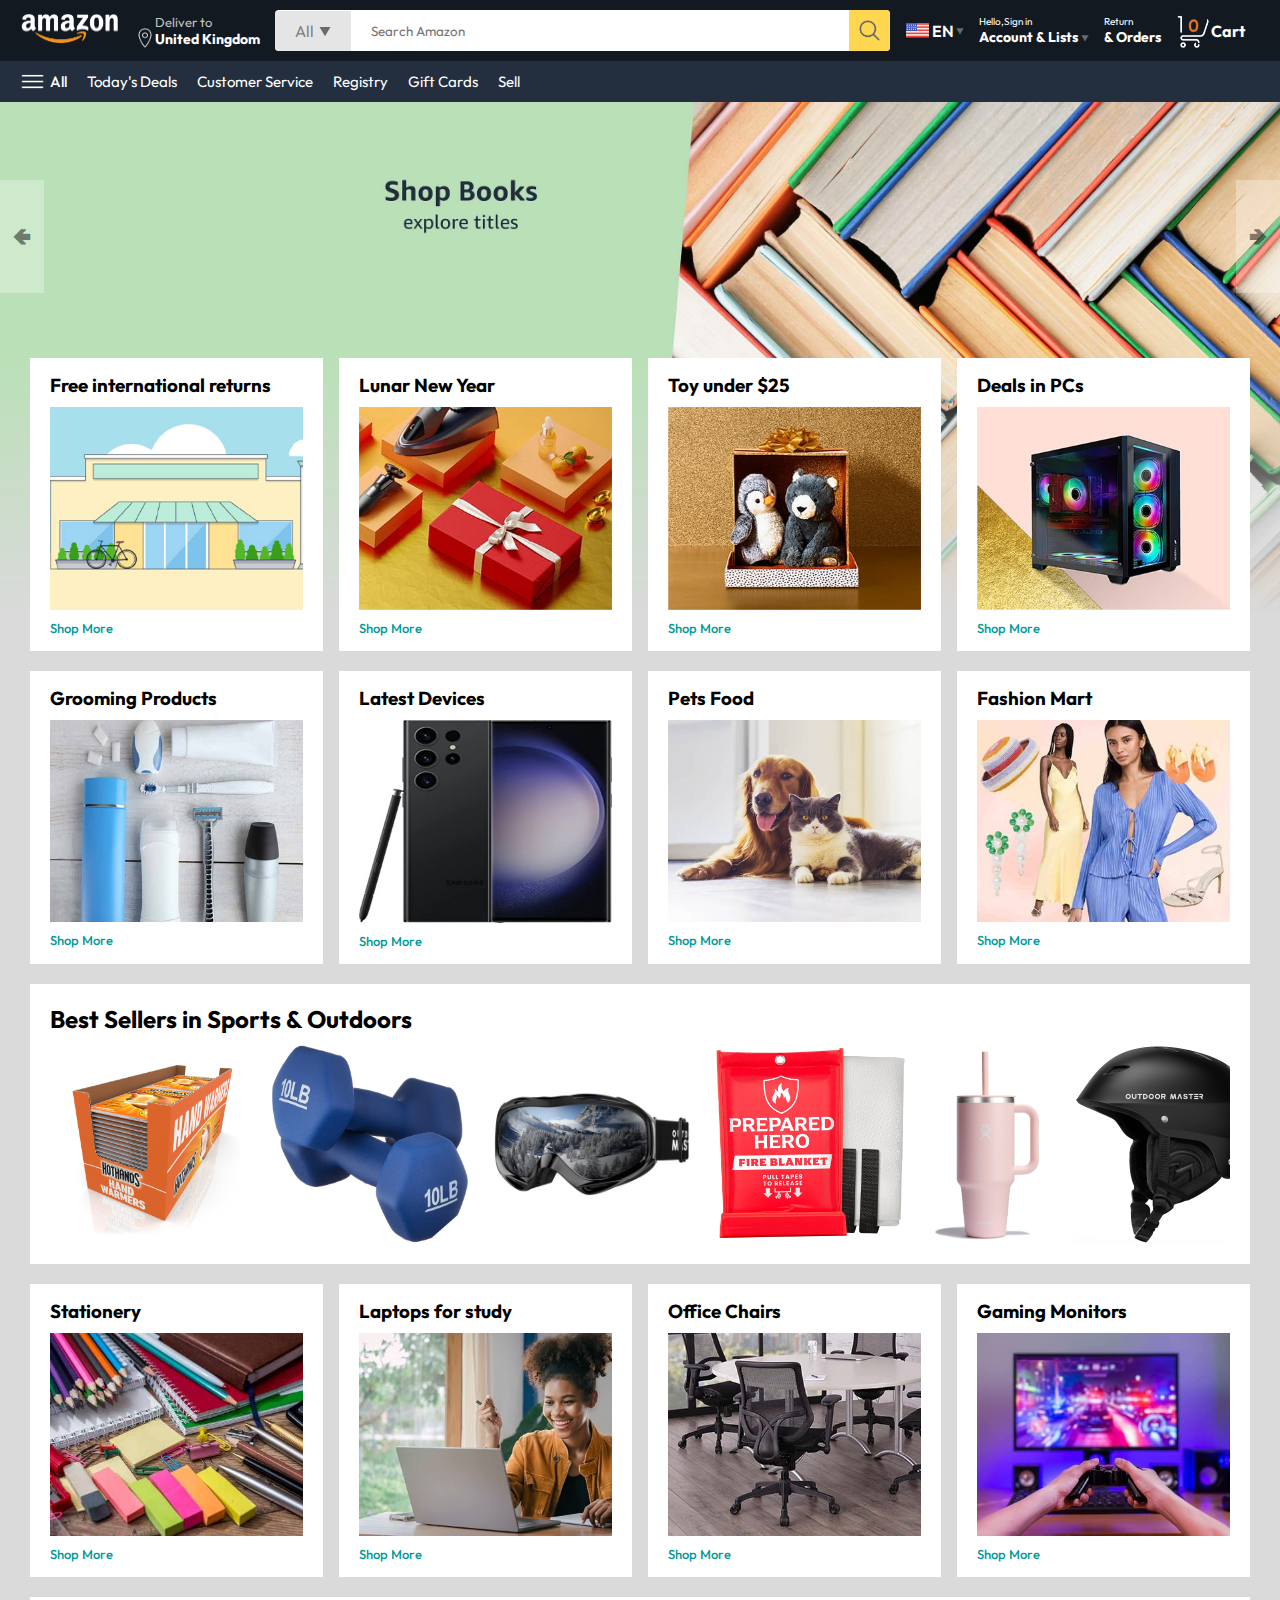
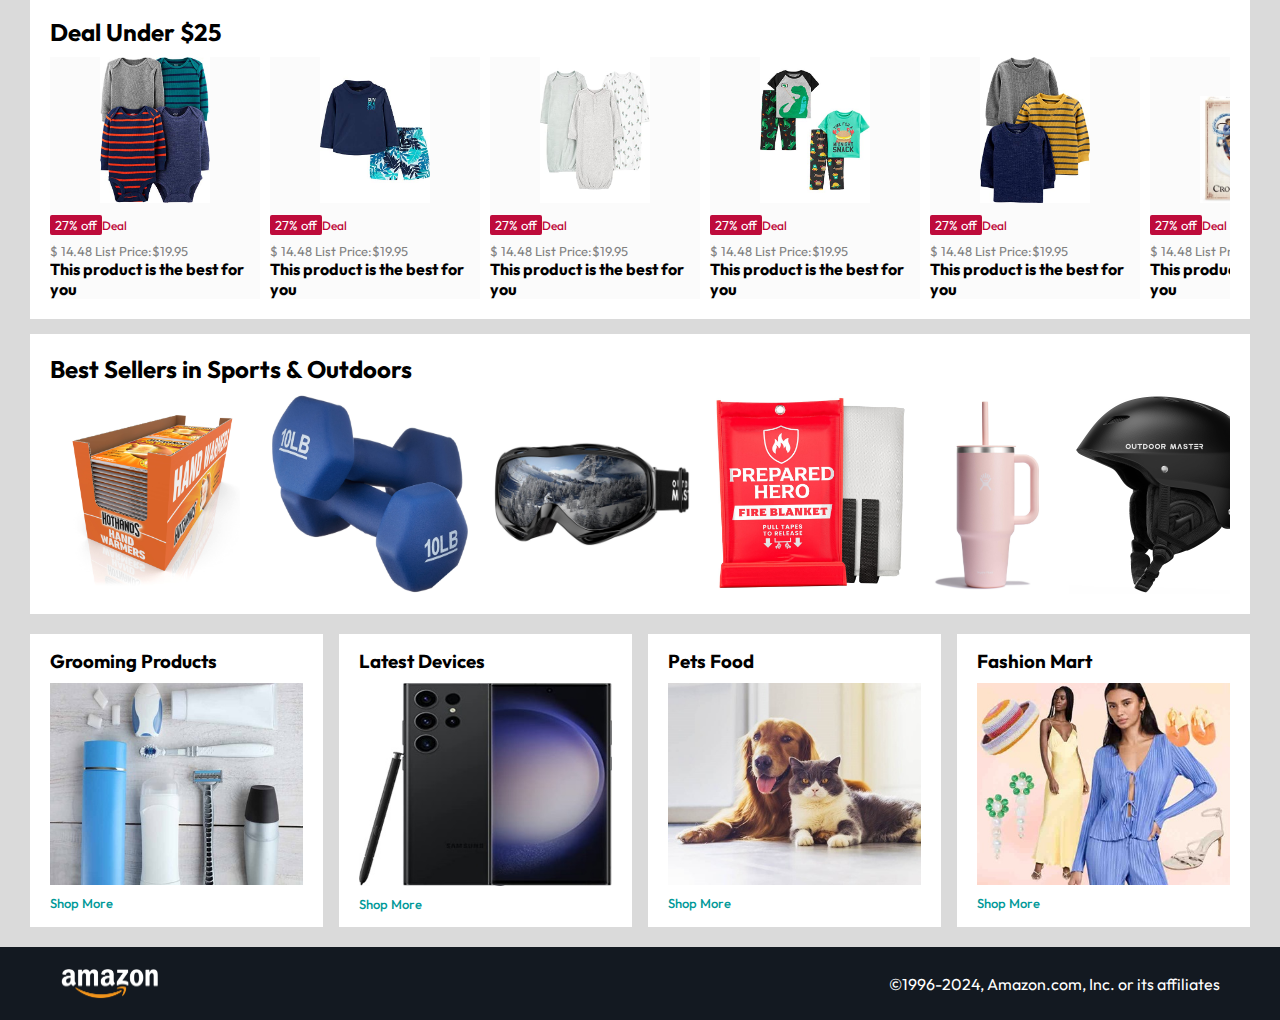
<file: Amazon clone/index.html>
<!DOCTYPE html>
<html lang="en">

<head>
    <meta charset="UTF-8">
    <meta name="viewport" content="width=device-width, initial-scale=1.0">
    <title>Amazon Clone</title>
    <link rel="stylesheet" href="style.css">
</head>

<body>
    <nav>
       <a href="/">
           <img src="./assets/amazon_logo.png" width="100" alt="">
        </a>
        <div class="nav-country">
            <img src="./assets/location_icon.png" height="20" alt="">
           <div>
             <p>Deliver to</p>
             <h1>United Kingdom</h1>
           </div>  
        </div>
        <div class="nav-search">
            <div class="nav-search-category">
                <p>All</p>
                <img src="./assets/dropdown_icon.png" height="12" alt="">
            </div>
            <input type="text" class="nav-search-input" placeholder="Search Amazon">
            <img src="./assets/search_icon.png" class="nav-search-icon" alt="">
        </div>
        <div class="nav-language">
            <img src="./assets/us_flag.png" width="25px" alt="">
           <p>EN</p>
           <img src="./assets/dropdown_icon.png" width="8px" alt="">   
        </div>
        <div class="nav-text">
            <p>Hello,Sign in</p>
            <h1>Account & Lists <img src="./assets/dropdown_icon.png" width="8px" alt=""></h1>
        </div>
        <div class="nav-text">
            <p>Return</p>
            <h1>& Orders </h1>
        </div>
        <a href="" class="nav-cart">
            <img src="./assets/cart_icon.png" width="35px" alt="">
            <h4>Cart</h4>
        </a>
    </nav>

    <div class="nav-bottom">
        <div>
            <img src="./assets/menu_icon.png" width="25px" alt="">
            <p>All</p>
        </div>
        <p>Today's Deals</p>
        <p>Customer Service</p>
        <p>Registry</p>
        <p>Gift Cards</p>
        <p>Sell</p>
    </div>

    <div class="header-slider">
        <a href="#" class="control_prev">&#129144</a>
        <a href="#" class="control_next">&#129146</a>
        <ul>
            <img src="./assets/header1.jpg" class="header-img" alt="">
            <img src="./assets/header2.jpg" class="header-img" alt="">
            <img src="./assets/header3.jpg" class="header-img" alt="">
            <img src="./assets/header4.jpg" class="header-img" alt="">
            <img src="./assets/header5.jpg" class="header-img" alt="">
            <img src="./assets/header6.jpg" class="header-img" alt="">
        </ul>
    </div>

    <div class="box-row header-box">
        <div class="box-col">
            <h3>Free international returns</h3>
            <img src="./assets/box1-1.jpg" alt="">
            <a href="/">Shop More</a>
        </div>
        <div class="box-col">
            <h3>Lunar New Year</h3>
            <img src="./assets/box1-2.jpg" alt="">
            <a href="/">Shop More</a>
        </div>
        <div class="box-col">
            <h3>Toy under $25</h3>
            <img src="./assets/box1-3.jpg" alt="">
            <a href="/">Shop More</a>
        </div>
        <div class="box-col">
            <h3>Deals in PCs</h3>
            <img src="./assets/box1-4.jpg" alt="">
            <a href="/">Shop More</a>
        </div>
    </div>

    <div class="box-row ">
        <div class="box-col">
            <h3>Grooming Products</h3>
            <img src="./assets/box2-1.jpg" alt="">
            <a href="/">Shop More</a>
        </div>
        <div class="box-col">
            <h3>Latest Devices</h3>
            <img src="./assets/box2-2.jpg" alt="">
            <a href="/">Shop More</a>
        </div>
        <div class="box-col">
            <h3>Pets Food</h3>
            <img src="./assets/box2-3.jpg" alt="">
            <a href="/">Shop More</a>
        </div>
        <div class="box-col">
            <h3>Fashion Mart</h3>
            <img src="./assets/box2-4.jpg" alt="">
            <a href="/">Shop More</a>
        </div>
    </div>

<div class="products-slider">
    <h2>Best Sellers in Sports & Outdoors</h2>
    <div class="products">
        <img src="./assets/product1-1.jpg" alt="">
        <img src="./assets/product1-2.jpg" alt="">
        <img src="./assets/product1-3.jpg" alt="">
        <img src="./assets/product1-4.jpg" alt="">
        <img src="./assets/product1-5.jpg" alt="">
        <img src="./assets/product1-6.jpg" alt="">
        <img src="./assets/product1-7.jpg" alt="">
        <img src="./assets/product1-8.jpg" alt="">
        <img src="./assets/product1-9.jpg" alt="">
        <img src="./assets/product1-10.jpg" alt="">
    </div>
</div>

<div class="box-row ">
    <div class="box-col">
        <h3>Stationery</h3>
        <img src="./assets/box3-1.jpg" alt="">
        <a href="/">Shop More</a>
    </div>
    <div class="box-col">
        <h3>Laptops for study</h3>
        <img src="./assets/box3-2.jpg" alt="">
        <a href="/">Shop More</a>
    </div>
    <div class="box-col">
        <h3>Office Chairs</h3>
        <img src="./assets/box3-3.jpg" alt="">
        <a href="/">Shop More</a>
    </div>
    <div class="box-col">
        <h3>Gaming Monitors</h3>
        <img src="./assets/box3-4.jpg" alt="">
        <a href="/">Shop More</a>
    </div>
</div>

<div class="products-slider-with-price">
    <h2>Deal Under $25</h2>
    <div class="products">
        <div class="product-card">
            <div class="product-img-container">
                <img src="./assets/product2-1.jpg" alt="">
            </div>
            <div class="product-offer">
                <p>27% off</p><span>Deal</span>
            </div>
            <p class="product-price">$ <span>14.48</span> List Price:$19.95</p>
            <h4>This product is the best for you</h4>
        </div>

        <div class="product-card">
            <div class="product-img-container">
                <img src="./assets/product2-2.jpg" alt="">
            </div>
            <div class="product-offer">
                <p>27% off</p><span>Deal</span>
            </div>
            <p class="product-price">$ <span>14.48</span> List Price:$19.95</p>
            <h4>This product is the best for you</h4>
        </div>

        <div class="product-card">
            <div class="product-img-container">
                <img src="./assets/product2-3.jpg" alt="">
            </div>
            <div class="product-offer">
                <p>27% off</p><span>Deal</span>
            </div>
            <p class="product-price">$ <span>14.48</span> List Price:$19.95</p>
            <h4>This product is the best for you</h4>
        </div>

        <div class="product-card">
            <div class="product-img-container">
                <img src="./assets/product2-4.jpg" alt="">
            </div>
            <div class="product-offer">
                <p>27% off</p><span>Deal</span>
            </div>
            <p class="product-price">$ <span>14.48</span> List Price:$19.95</p>
            <h4>This product is the best for you</h4>
        </div>

        <div class="product-card">
            <div class="product-img-container">
                <img src="./assets/product2-5.jpg" alt="">
            </div>
            <div class="product-offer">
                <p>27% off</p><span>Deal</span>
            </div>
            <p class="product-price">$ <span>14.48</span> List Price:$19.95</p>
            <h4>This product is the best for you</h4>
        </div>

        <div class="product-card">
            <div class="product-img-container">
                <img src="./assets/product2-6.jpg" alt="">
            </div>
            <div class="product-offer">
                <p>27% off</p><span>Deal</span>
            </div>
            <p class="product-price">$ <span>14.48</span> List Price:$19.95</p>
            <h4>This product is the best for you</h4>
        </div>

        <div class="product-card">
            <div class="product-img-container">
                <img src="./assets/product2-7.jpg" alt="">
            </div>
            <div class="product-offer">
                <p>27% off</p><span>Deal</span>
            </div>
            <p class="product-price">$ <span>14.48</span> List Price:$19.95</p>
            <h4>This product is the best for you</h4>
        </div>

        <div class="product-card">
            <div class="product-img-container">
                <img src="./assets/product2-8.jpg" alt="">
            </div>
            <div class="product-offer">
                <p>27% off</p><span>Deal</span>
            </div>
            <p class="product-price">$ <span>14.48</span> List Price:$19.95</p>
            <h4>This product is the best for you</h4>
        </div>

        <div class="product-card">
            <div class="product-img-container">
                <img src="./assets/product2-9.jpg" alt="">
            </div>
            <div class="product-offer">
                <p>27% off</p><span>Deal</span>
            </div>
            <p class="product-price">$ <span>14.48</span> List Price:$19.95</p>
            <h4>This product is the best for you</h4>
        </div>

        <div class="product-card">
            <div class="product-img-container">
                <img src="./assets/product2-10.jpg" alt="">
            </div>
            <div class="product-offer">
                <p>27% off</p><span>Deal</span>
            </div>
            <p class="product-price">$ <span>14.48</span> List Price:$19.95</p>
            <h4>This product is the best for you</h4>
        </div>

        <div class="product-card">
            <div class="product-img-container">
                <img src="./assets/product2-11.jpg" alt="">
            </div>
            <div class="product-offer">
                <p>27% off</p><span>Deal</span>
            </div>
            <p class="product-price">$ <span>14.48</span> List Price:$19.95</p>
            <h4>This product is the best for you</h4>
        </div>

    </div>
</div>

<div class="products-slider">
    <h2>Best Sellers in Sports & Outdoors</h2>
    <div class="products">
        <img src="./assets/product1-1.jpg" alt="">
        <img src="./assets/product1-2.jpg" alt="">
        <img src="./assets/product1-3.jpg" alt="">
        <img src="./assets/product1-4.jpg" alt="">
        <img src="./assets/product1-5.jpg" alt="">
        <img src="./assets/product1-6.jpg" alt="">
        <img src="./assets/product1-7.jpg" alt="">
        <img src="./assets/product1-8.jpg" alt="">
        <img src="./assets/product1-9.jpg" alt="">
        <img src="./assets/product1-10.jpg" alt="">
    </div>
</div>

<div class="box-row ">
    <div class="box-col">
        <h3>Grooming Products</h3>
        <img src="./assets/box2-1.jpg" alt="">
        <a href="/">Shop More</a>
    </div>
    <div class="box-col">
        <h3>Latest Devices</h3>
        <img src="./assets/box2-2.jpg" alt="">
        <a href="/">Shop More</a>
    </div>
    <div class="box-col">
        <h3>Pets Food</h3>
        <img src="./assets/box2-3.jpg" alt="">
        <a href="/">Shop More</a>
    </div>
    <div class="box-col">
        <h3>Fashion Mart</h3>
        <img src="./assets/box2-4.jpg" alt="">
        <a href="/">Shop More</a>
    </div>
</div>
<footer>
    <img src="./assets/amazon_logo.png" width="100" alt="">
    <p>	&#169;1996-2024, Amazon.com, Inc. or its affiliates</p>
</footer>

<script src="script.js"></script>
</body>

</html>
</file>
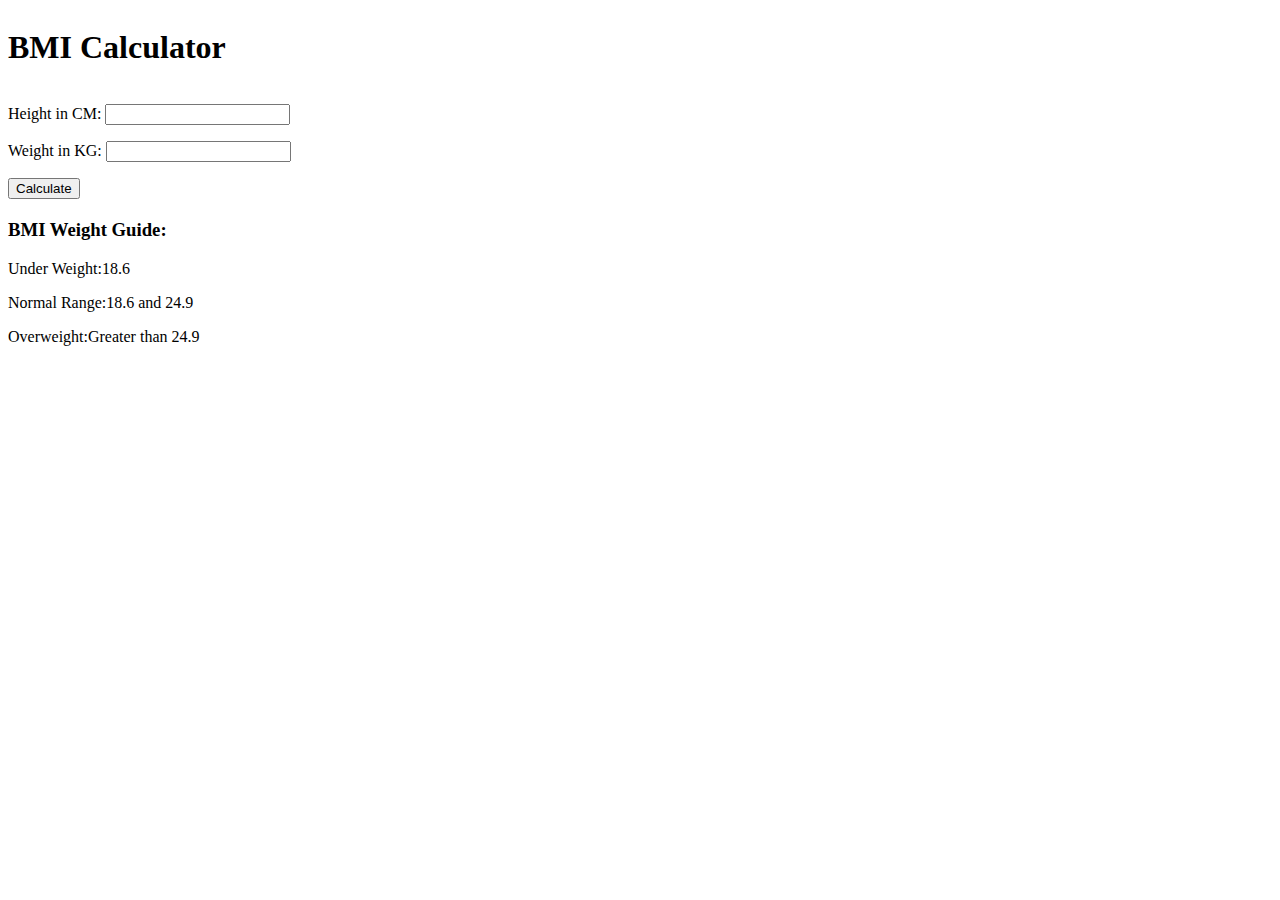
<file: BMI Calculator/index.html>
<!DOCTYPE html>
<html lang="en">
<head>
    <meta charset="UTF-8">
    <meta name="viewport" content="width=device-width, initial-scale=1.0">
    <title>BMI Calculator</title>
    <link rel="stylesheet" href="style.css">
</head>
<body>

    <div class="calc-container">
        <h1 >BMI Calculator</h1>
     <form>
           <p> <label >Height in CM:</label>
            <input type="text" id="height"></p>
        
          <p>  <label>Weight in KG:</label>
            <input type="text" id="weight"></p>
       
            <button>Calculate</button>
       
        <div id="results"></div>
        <div class="calc-guide">
            <h3>BMI Weight Guide:</h3>
            <p>Under Weight:18.6</p>
            <p>Normal Range:18.6 and 24.9</p>
            <p>Overweight:Greater than 24.9</p>
        </div> 
    </form>
    </div>
    <script src="script.js"></script>
</body>
</html>
</file>
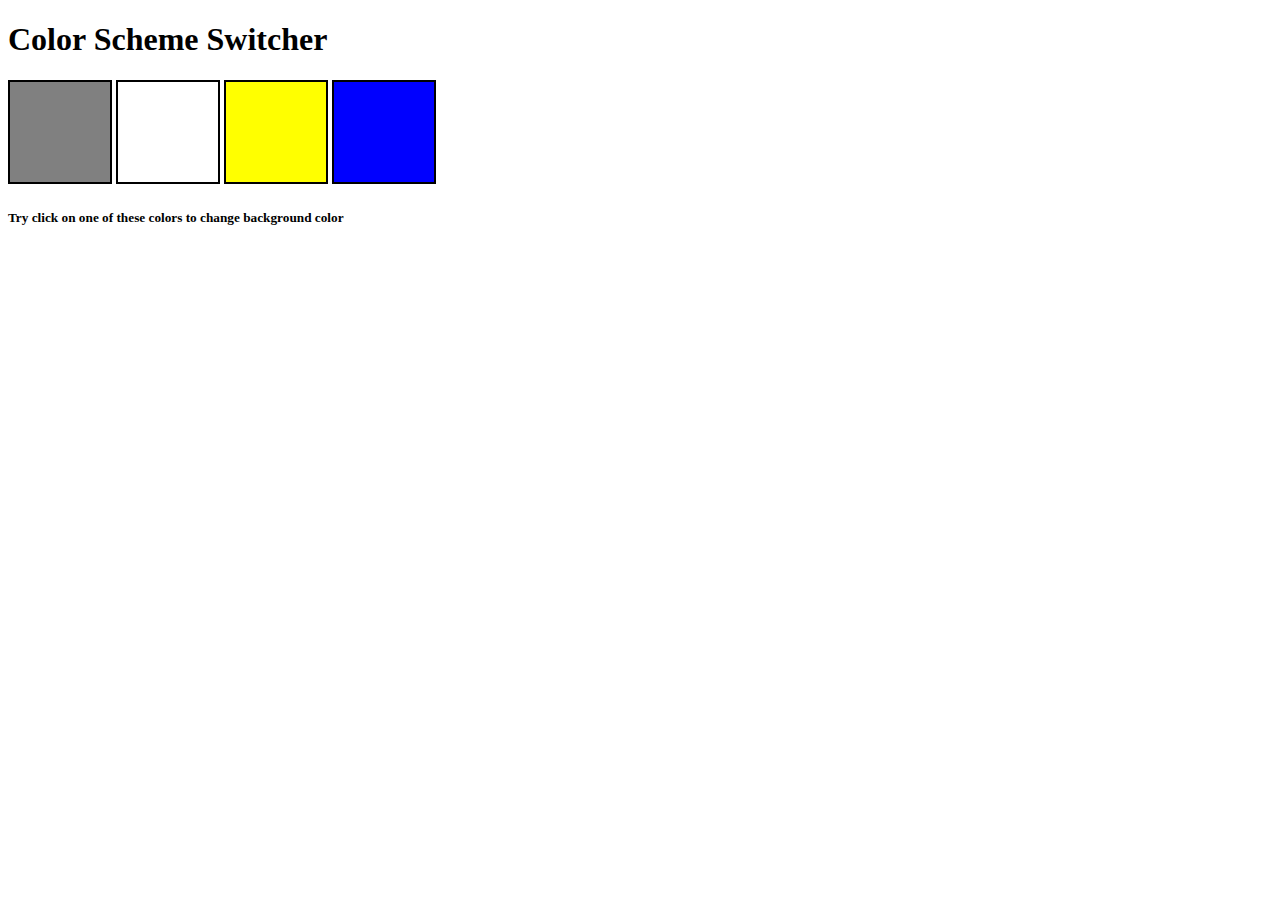
<file: Color Scheme Switcher/index.html>
<!DOCTYPE html>
<html lang="en">
<head>
    <meta charset="UTF-8">
    <meta name="viewport" content="width=device-width, initial-scale=1.0">
    <title>Color Switcher</title>
    <link rel="stylesheet" href="style.css">
</head>
<body>
    <h1>Color Scheme Switcher</h1>
    <span class="button" id="gray"></span>
    <span class="button" id="white"></span>
    <span class="button" id="yellow"></span>
    <span class="button" id="blue"></span>
    <h5>Try click on one of these colors to change background color</h5>
    <script src="script.js"></script>
</body>
</html>
</file>
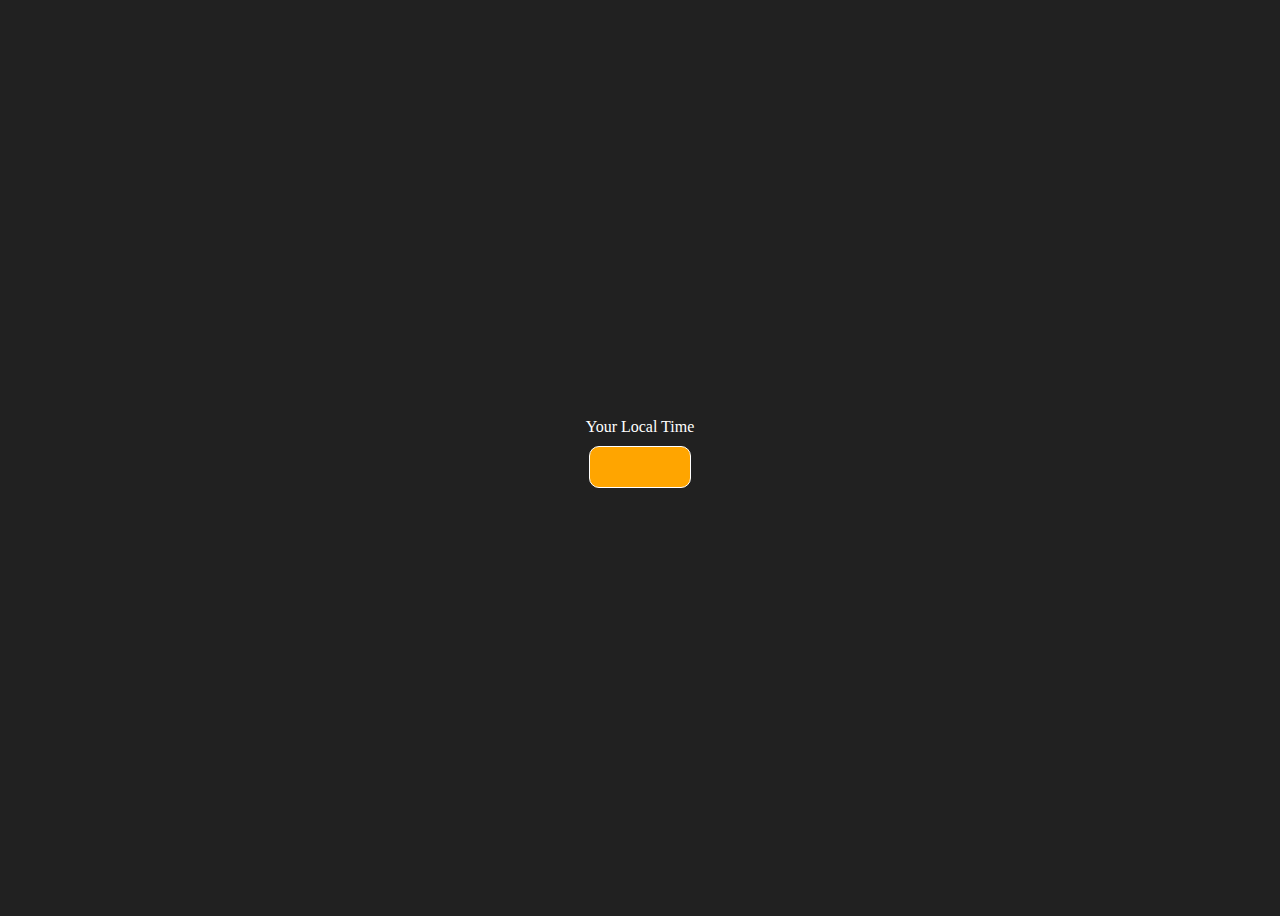
<file: Digital Clock/index.html>
<!DOCTYPE html>
<html lang="en">
<head>
    <meta charset="UTF-8">
    <meta name="viewport" content="width=device-width, initial-scale=1.0">
    <title>Digital Clock</title>
    <style>
        body{
            background-color: #212121;
            color:#fff;
            
          
        }
        .container-clock{
                display:flex;
                height:100vh;
                justify-content: center;
                align-items: center;
                flex-direction: column;
            }

        #clock{
            
            margin:10px 0;
            padding:20px 50px;
            font-size:40px;
            background-color: orange;
            border:1px solid white;
            border-radius: 10px;
        }

    </style>
</head>
<body>
    <div class="container-clock">
        <div id="banner"><span>Your Local Time</span></div>

        <div id="clock">
        </div>
    </div>
    <script src="script.js"></script>
</body>
</html>
</file>
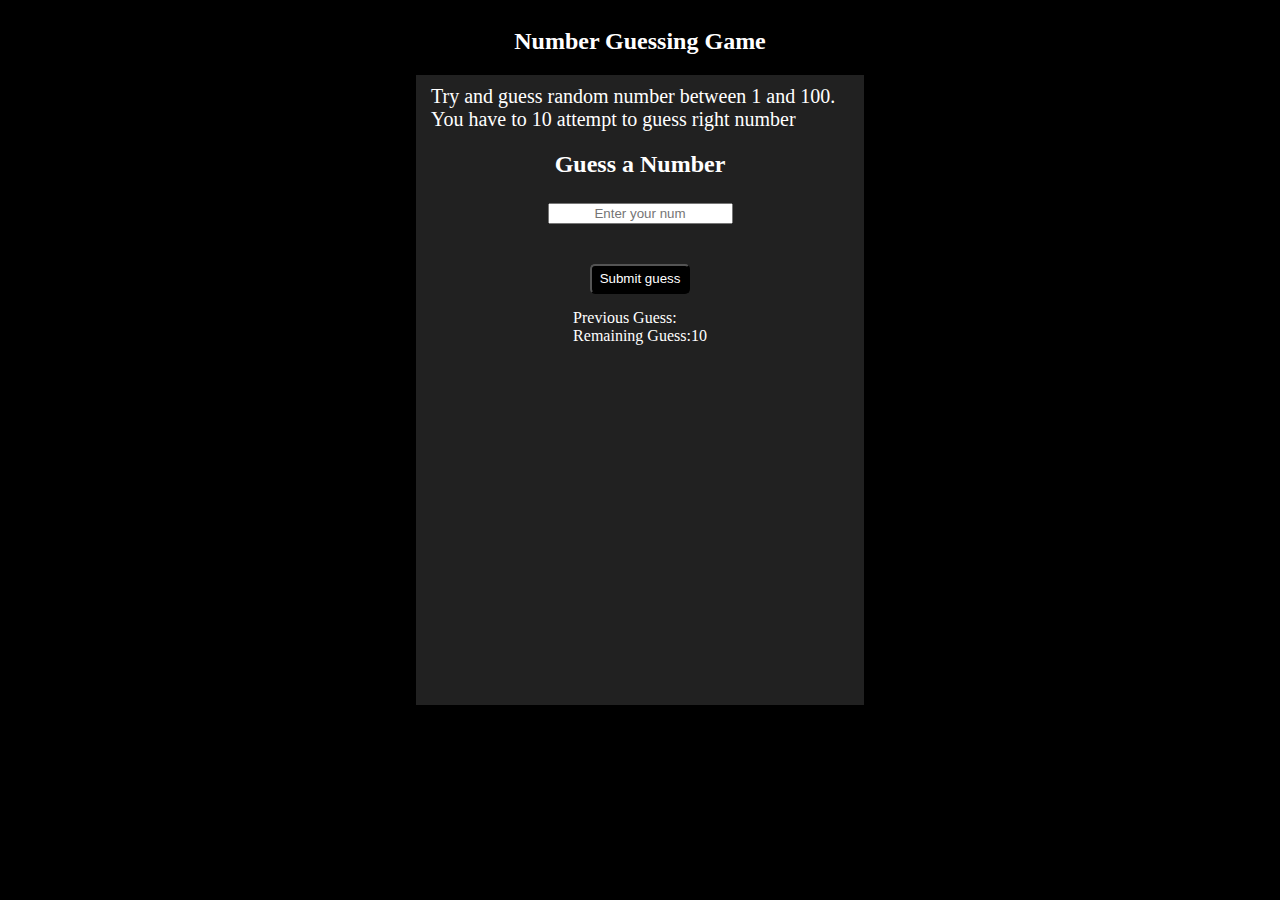
<file: Guess Number/index.html>
<!DOCTYPE html>
<html lang="en">
<head>
    <meta charset="UTF-8">
    <meta name="viewport" content="width=device-width, initial-scale=1.0">
    <title>Guess Number</title>
    <link rel="stylesheet" href="style.css">
</head>
<body>
    <div class="container">
        <h2>Number Guessing Game</h2>
        <div class="guess-container">
            <div class="info">
                <span>Try and guess random number between 1 and 100.</span><br>
                <span>You have  to 10 attempt to guess right number</span>
            </div>
            <h2 style="text-align: center;">Guess a Number</h2>
            <div class="input-num">
                <input type="text" id="userInput" placeholder="Enter your num">
            </div>
            <div class="btn">
                <button id="submit">Submit guess</button>
            </div>
            <div class="output">
                <span >Previous Guess:<span id="previous"></span><br>
                <span >Remaining Guess:<p id="remain" style="display: inline;">10</p ></span>
                <p class="lowOrHi"></p>
            </div>
          
        </div>
    </div>
    <script src="script.js"></script>
</body>
</html>
</file>
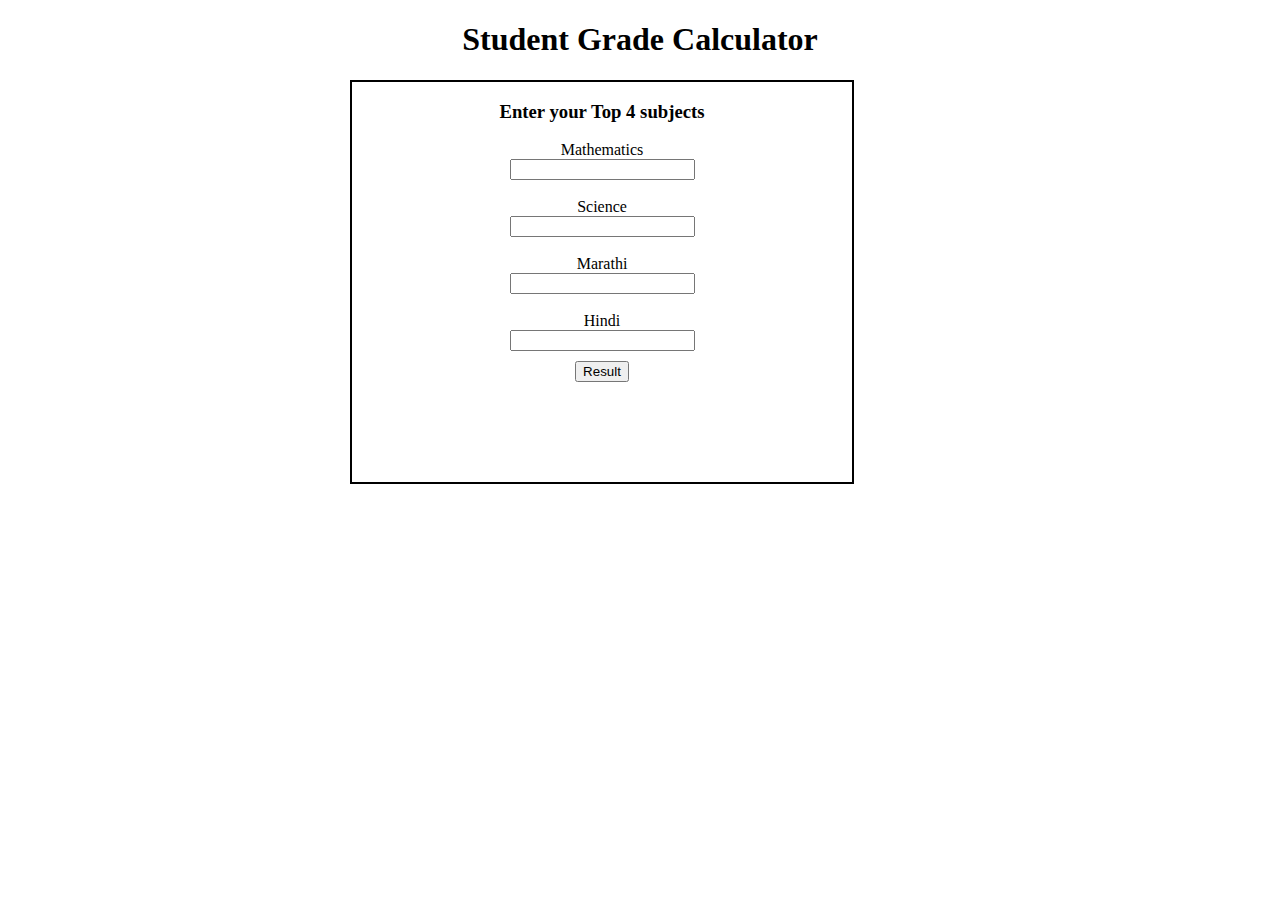
<file: Student Grade Calculator/index.html>
<!DOCTYPE html>
<html lang="en">
<head>
    <meta charset="UTF-8">
    <meta name="viewport" content="width=device-width, initial-scale=1.0">
    <title>Student Grade Calculator</title>
    <link rel="stylesheet" href="style.css">
</head>
<body>
    <div class="calc">
        <h1>Student Grade Calculator</h1>
    </div>
        <div class="subject">
        <h3>Enter your Top 4 subjects</h3>
       
            <label for="Math">Mathematics</label>
            <input type="text" id="math" name="Math">
            <br>
            <label for="sci">Science</label>
            <input type="text" id="sci" name="sci">
            <br>
            <label for="marathi">Marathi</label>
            <input type="text" id="marathi" name="marathi">
            <br>
            <label for="hindi">Hindi</label>
            <input type="text" id="hindi" name="hindi">

            <button id="btn" onclick="calculate()">Result</button>
            <h4 id="showData"></h4>
   
         </div>
         <script src="script.js"></script>
   
</body>
</html>
</file>
<file: Amazon clone/style.css>
@import url('https://fonts.googleapis.com/css2?family=Outfit:wght@100..900&display=swap');

*{
    padding: 0;
    margin: 0;
    box-sizing: border-box;
    font-family: Outfit;
}

body{
    background: #dadada;
}
a{
    text-decoration: none;
    color:inherit;
}

nav{
    display: flex;
    align-items: center;
    justify-content: space-between;
    background: #131921;
    padding: 10px 20px;
    color:#fff;

}

.nav-country{
    display: flex;
    align-items: end;
    margin-left: 15px;
    font-size: 13px;
    color:#c4c4c4;
}

.nav-country h1{
    color:#fff;
    font-size: 14px;
}

.nav-search{
    flex:1;
    display: flex;
    align-items: center;
    background: #fff;
    color:gray;
    max-width: 1000px;
    border-radius: 4px;
    margin-left: 15px;
}

.nav-search-category{
    display: flex;
    align-items: center;
    padding: 10px 20px;
    gap: 5px;
    background: #e5e5e5;
    border-radius: 4px 0 0 4px;
}

.nav-search-input{
    border: none;
    outline:none ;
    padding-left: 20px;
    width: 100%;
}

.nav-search-icon{
    max-width: 41px;
    padding: 8px;
    background: #ffd64f;
    border-radius: 0 4px 4px 0;
}

.nav-language{
    display: flex;
    align-items: center;
    gap:2px ;
    font-weight: 600;
    margin-left: 15px;
}

.nav-text{
    margin-left: 15px;
}
.nav-text p{
    font-size: 10px;
}
.nav-text h1{
    font-size: 14px;
}

.nav-cart{
    display: flex;
    align-items: center;
    margin:0px 15px ;
}
.nav-bottom{
    display: flex;
    align-items: center;
    gap: 20px;
    padding: 8px 20px;
    background: #232f3e;
    color: #fff;
    font-size: 15px;
}

.nav-bottom div{
    display: flex;
    align-items: center;
    gap:5px;
    font-weight: 500;

}

.header-slider ul{
    display: flex;
    overflow-y: hidden;
}
.header-img{
    max-width: 100%;
    mask-image: linear-gradient(to bottom,#000000 50%,transparent 100%);
}

.header-slider a{
    position: absolute;
    top: 20%;
    z-index: 1;
    padding: 5vh 1vw;
    background: #ffffff4f;
    color:#0000007b ;
    text-decoration: none;
    font-weight: 600;
    font-size: 18px;
    cursor: pointer;
}

.control_next{
    right: 0;

}

.box-row{
    display: flex;
    flex-wrap: wrap;
    row-gap: 20px;
    justify-content: space-between;
    margin: 20px 30px;
}
.box-col{
    display: flex;
    flex-direction: column;
    gap: 10px;
    padding: 15px 20px;
    background: #fff;
    max-width: 24%;
    min-width: 200px;
    z-index: 1;
}

.box-col a{
    font-size: 13px;
    color: #009999;
    font-weight: 500;

}
.header-box{
    margin-top: -20vw;
}

.products-slider{
    background: #fff;
    margin: 0 30px;
    padding: 20px;
    margin-bottom: 15px;
}
.products-slider .products{
    display: flex;
    overflow-x: auto;
    gap: 20px;
    margin-top: 10px;
}

.products-slider .products img{
    max-width:200px ;
    max-height: 200px;
}

.products-slider .products::-webkit-scrollbar{
    display: none;
}

.products-slider-with-price{
    background: #fff;
    margin: 0 30px;
    padding: 20px;
    margin-bottom: 15px;

}

.products-slider-with-price .products{
    display: flex;
    overflow-x: auto;
    gap: 10px;
    margin-top: 10px;
}

.products-slider-with-price .products::-webkit-scrollbar{
    display: none;
}

.product-card{
    display: flex;
    flex-direction: column;
    justify-content: end;
    min-width: 210px;
    background: #fbfbfb;
}

.product-card img{
    width:110px;
    margin:0 50px;
}

.product-offer p{
    background:#be0b3b ;
    color:#fff;
    display: inline-block;
    padding: 2px 5px;
    border-radius: 2px;
    margin: 8px 0;
    font-size: 13px;
}
.product-offer span{
    color:#be0b3b;
    font-weight: 500;
    font-size: 12px;
}

.product-price{
    color:gray;
    font-size: 13px;
}

.product-price h4{
    color:#525252;
    font-size: 15px;
    font-weight: 400;
}
footer{
    display: flex;
    justify-content: space-between;
    align-items: center;
    color: #fff;
    background: #131921;
    padding: 20px 60px;
}
</file>
<file: BMI Calculator/style.css>
.calc-container{
    display:flex;
   
   flex-direction: column;
}

#results{
    margin:20px 0;
    font-size: 25px;
    font-weight: 200;
}
</file>
<file: Color Scheme Switcher/style.css>
body{
    background-color: white;
}
#gray{
    display:inline-block;
    height: 100px;
    width:100px;
    background-color: gray;
    border: 2px solid black;

}
#white{
    display:inline-block;
    height: 100px;
    width:100px;
    background-color: white;
    border: 2px solid black;

}
#yellow{
    display:inline-block;
    height: 100px;
    width:100px;
    background-color: yellow;
    border: 2px solid black;

}
#blue{
    display:inline-block;
    height: 100px;
    width:100px;
    background-color: blue;
    border: 2px solid black;

}
</file>
<file: Guess Number/style.css>
body{
    background-color: black;
    color:#fff;
}
.container{
    
    display: flex;
    flex-direction: column;
    justify-content: center;
    align-items: center;



}

.guess-container{
    height:70vh;
    width:35vw;
    background-color: #212121;
    color:#fff;
}

.info{
    font-size: 20px;
    margin: 10px 0 0 15px;
}

.input-num {
   
    display: flex;
    justify-content: center;
    margin-top: 25px;
   
}
.input-num input{
    text-align: center;
}

.btn{
    display: flex;
    justify-content: center;
    margin-top: 40px;
    
}
.btn button{
    height:30px;
    width:100px;
    border-radius:5px ;
    background-color: black;
    color:#fff;
}

.output{
    display:flex;
    flex-direction: column;
    align-items: center;
    margin-top: 15px;
}
</file>
<file: Student Grade Calculator/style.css>
body{
    margin:0;
    padding:0;
  
}

.calc{
    display: flex;  
   justify-content: center;
   align-items: center;

}

.subject{ 
    display: flex;
    flex-direction: column;
    align-items: center;
    margin-left: 350px;
   height: 400px;
   width: 500px;
   border: 2px solid black;
}

#btn{
    margin-top: 10px;
}
</file>
